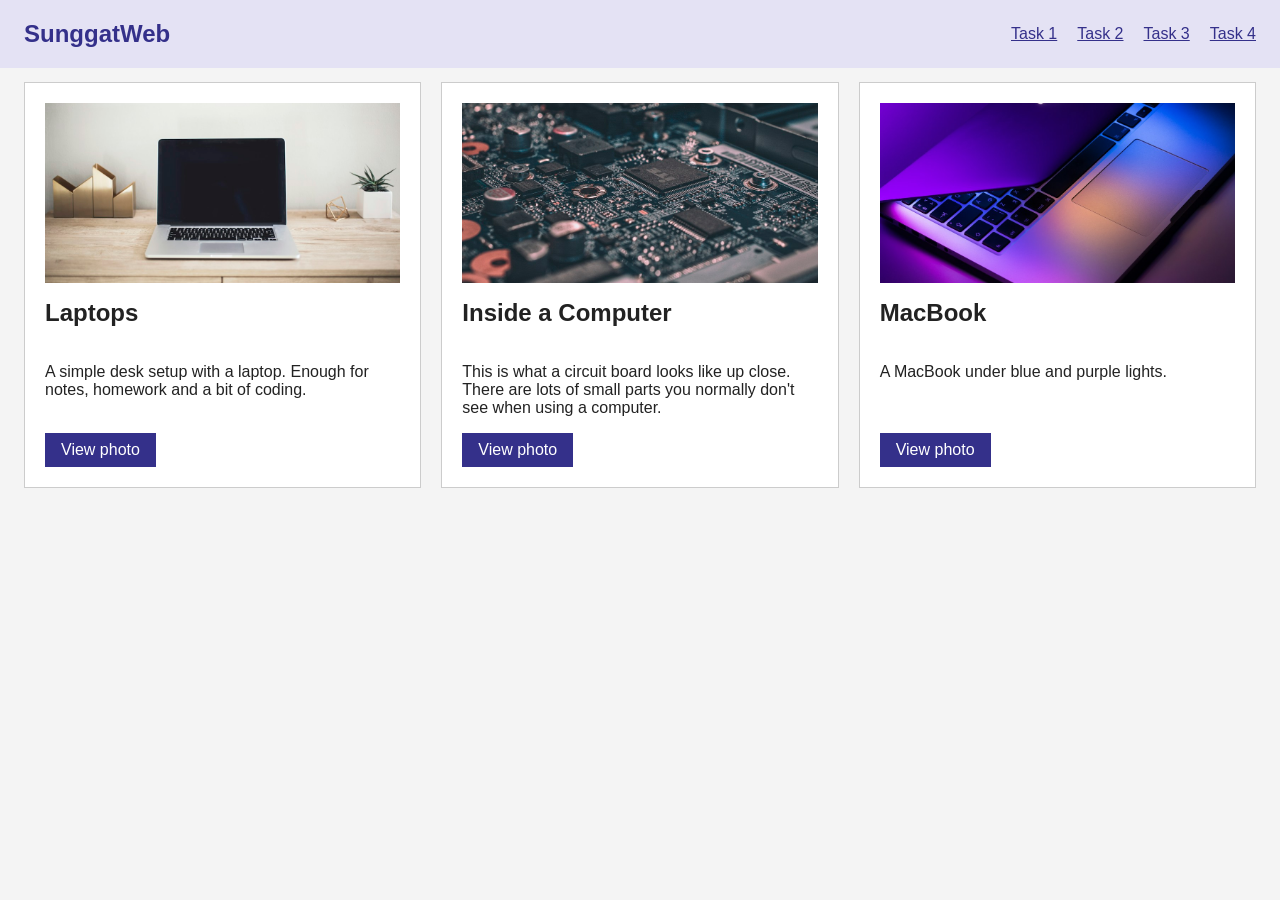
<file: index.html>
<!DOCTYPE html>
<html lang="en">
<head>
    <meta charset="UTF-8">
    <meta name="viewport" content="width=device-width, initial-scale=1.0">
    <title>Flexbox | Assignment 2</title>
    <link rel="stylesheet" href="index.css">
</head>
<body>
    <header class="navbar">
        <a class="logo" href="index.html">SunggatWeb</a>
        <nav>
            <a href="index.html">Task 1</a>
            <a href="task2.html">Task 2</a>
            <a href="task3.html">Task 3</a>
            <a href="task4.html">Task 4</a>
        </nav>
    </header>

    <main>
        <h1>Part 1. Flexbox</h1>
        <div class="cards">
            <article class="card">
                <img src="images/photo-1.jpg" alt="Laptop on a wooden desk">
                <h2>Laptops</h2>
                <p>A simple desk setup with a laptop. Enough for notes, homework and a bit of coding.</p>
                <a class="button" href="images/photo-1.jpg">View photo</a>
            </article>
            <article class="card">
                <img src="images/photo-2.jpg" alt="Close-up of a computer circuit board">
                <h2>Inside a Computer</h2>
                <p>This is what a circuit board looks like up close. There are lots of small parts you normally don't see when using a computer.</p>
                <a class="button" href="images/photo-2.jpg">View photo</a>
            </article>
            <article class="card">
                <img src="images/photo-3.jpg" alt="MacBook under blue and purple lights">
                <h2>MacBook</h2>
                <p>A MacBook under blue and purple lights.</p>
                <a class="button" href="images/photo-3.jpg">View photo</a>
            </article>
        </div>
    </main>
</body>
</html>
</file>
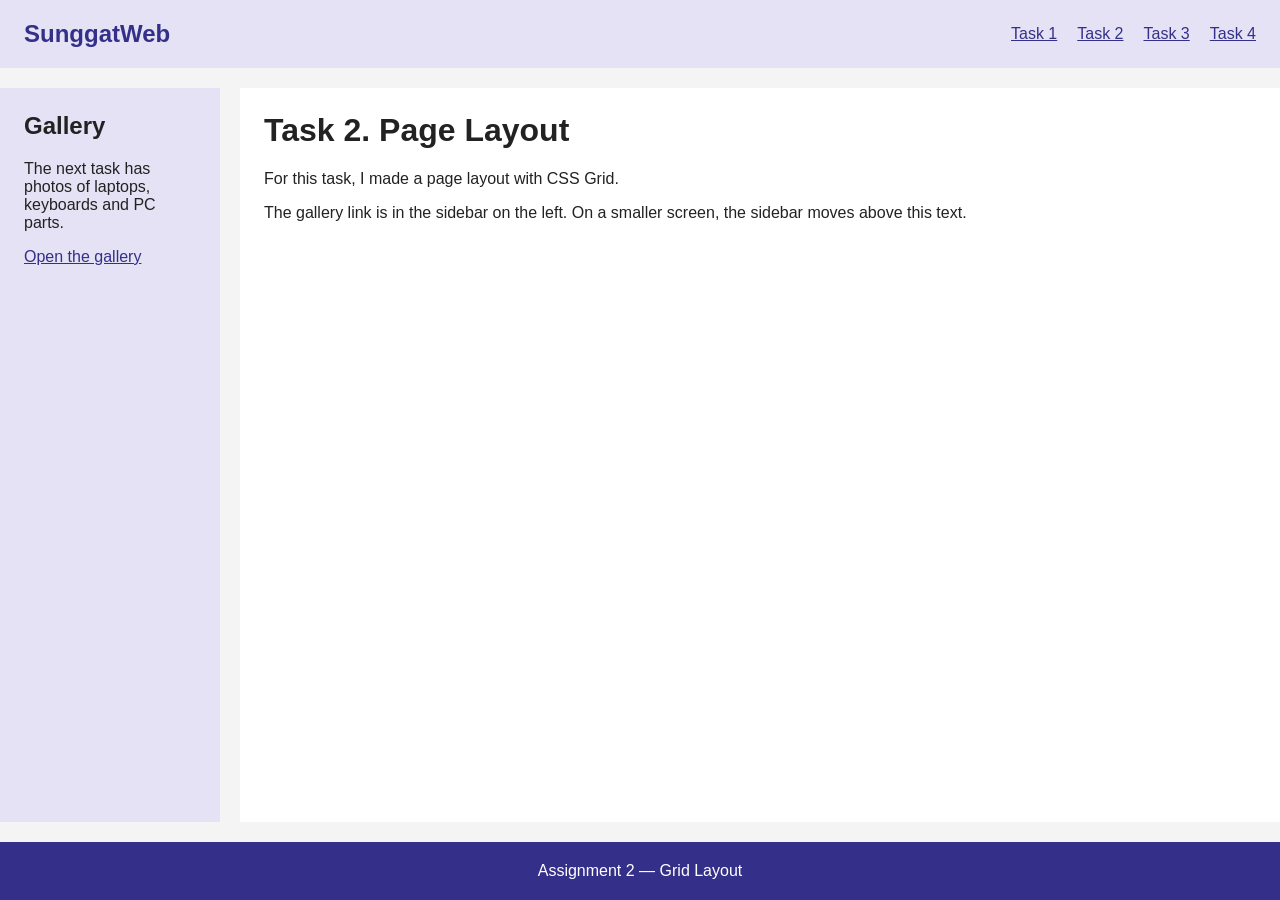
<file: task2.html>
<!DOCTYPE html>
<html lang="en">
<head>
    <meta charset="UTF-8">
    <meta name="viewport" content="width=device-width, initial-scale=1.0">
    <title>Grid Layout | Assignment 2</title>
    <link rel="stylesheet" href="task2.css">
</head>
<body class="layout">
    <header class="navbar">
        <a class="logo" href="index.html">SunggatWeb</a>
        <nav>
            <a href="index.html">Task 1</a>
            <a href="task2.html">Task 2</a>
            <a href="task3.html">Task 3</a>
            <a href="task4.html">Task 4</a>
        </nav>
    </header>

    <aside>
        <h2>Gallery</h2>
        <p>The next task has photos of laptops, keyboards and PC parts.</p>
        <a href="task3.html">Open the gallery</a>
    </aside>

    <main>
        <h1>Task 2. Page Layout</h1>
        <p>For this task, I made a page layout with CSS Grid.</p>
        <p>The gallery link is in the sidebar on the left. On a smaller screen, the sidebar moves above this text.</p>
    </main>

    <footer>Assignment 2 — Grid Layout</footer>
</body>
</html>
</file>
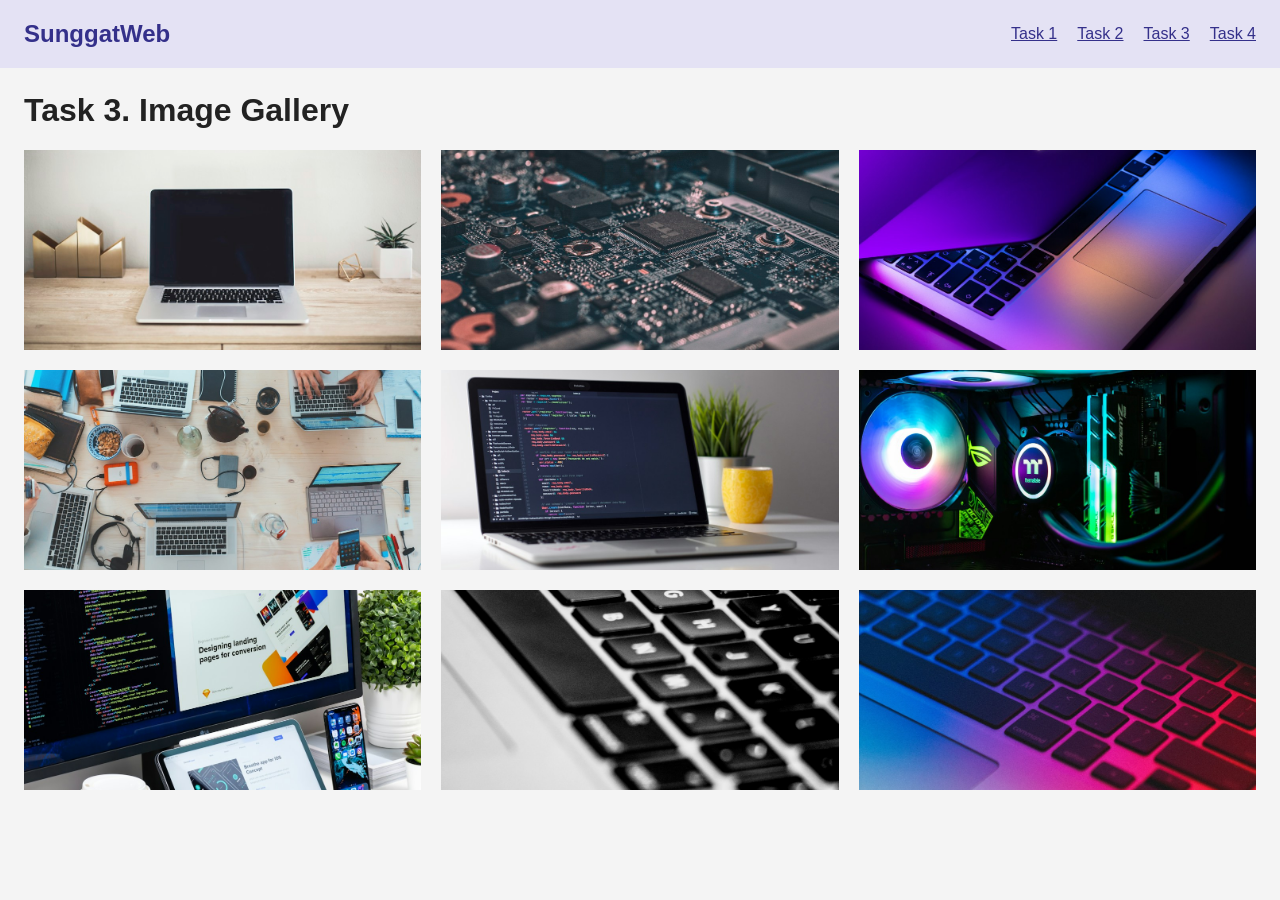
<file: task3.html>
<!DOCTYPE html>
<html lang="en">
<head>
    <meta charset="UTF-8">
    <meta name="viewport" content="width=device-width, initial-scale=1.0">
    <title>Gallery | Assignment 2</title>
    <link rel="stylesheet" href="task3.css">
</head>
<body>
    <header class="navbar">
        <a class="logo" href="index.html">SunggatWeb</a>
        <nav>
            <a href="index.html">Task 1</a>
            <a href="task2.html">Task 2</a>
            <a href="task3.html">Task 3</a>
            <a href="task4.html">Task 4</a>
        </nav>
    </header>

    <main>
        <h1>Task 3. Image Gallery</h1>
        <div class="gallery">
            <img src="images/photo-1.jpg" alt="Laptop on a wooden desk">
            <img src="images/photo-2.jpg" alt="Close-up of a computer circuit board">
            <img src="images/photo-3.jpg" alt="MacBook under blue and purple lights">
            <img src="images/photo-4.jpg" alt="Team working with laptops around a shared desk">
            <img src="images/photo-5.jpg" alt="Laptop with code on the screen">
            <img src="images/photo-6.jpg" alt="Inside a PC with RGB fans">
            <img src="images/photo-7.jpg" alt="Desk with a monitor, tablet and phone">
            <img src="images/photo-8.jpg" alt="Black and white close-up of a laptop keyboard">
            <img src="images/photo-9.jpg" alt="Keyboard under blue and pink lights">
        </div>
    </main>
</body>
</html>
</file>
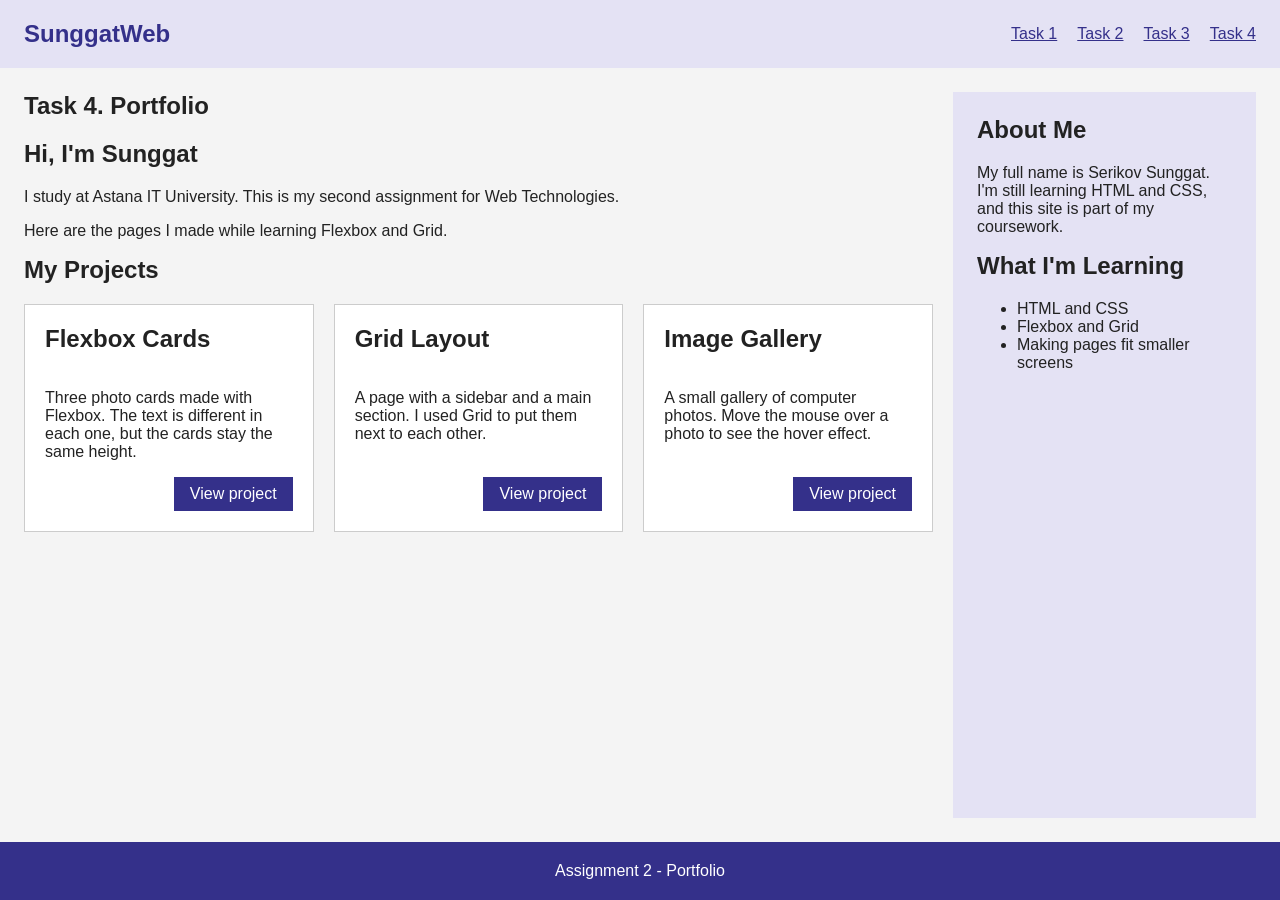
<file: task4.html>
<!DOCTYPE html>
<html lang="en">
<head>
    <meta charset="UTF-8">
    <meta name="viewport" content="width=device-width, initial-scale=1.0">
    <title>Serikov Sunggat | Portfolio</title>
    <link rel="stylesheet" href="task4.css">
</head>
<body>
    <header class="navbar">
        <a class="logo" href="index.html">SunggatWeb</a>
        <nav>
            <a href="index.html">Task 1</a>
            <a href="task2.html">Task 2</a>
            <a href="task3.html">Task 3</a>
            <a href="task4.html">Task 4</a>
        </nav>
    </header>

    <main class="portfolio">
        <section>
            <h1>Task 4. Portfolio</h1>
            <h2>Hi, I'm Sunggat</h2>
            <p>I study at Astana IT University. This is my second assignment for Web Technologies.</p>
            <p>Here are the pages I made while learning Flexbox and Grid.</p>
            <h2>My Projects</h2>
            <div class="cards">
                <article class="card">
                    <h2>Flexbox Cards</h2>
                    <p>Three photo cards made with Flexbox. The text is different in each one, but the cards stay the same height.</p>
                    <a class="button" href="index.html">View project</a>
                </article>
                <article class="card">
                    <h2>Grid Layout</h2>
                    <p>A page with a sidebar and a main section. I used Grid to put them next to each other.</p>
                    <a class="button" href="task2.html">View project</a>
                </article>
                <article class="card">
                    <h2>Image Gallery</h2>
                    <p>A small gallery of computer photos. Move the mouse over a photo to see the hover effect.</p>
                    <a class="button" href="task3.html">View project</a>
                </article>
            </div>
        </section>

        <aside>
            <h2>About Me</h2>
            <p>My full name is Serikov Sunggat. I'm still learning HTML and CSS, and this site is part of my coursework.</p>
            <h2>What I'm Learning</h2>
            <ul>
                <li>HTML and CSS</li>
                <li>Flexbox and Grid</li>
                <li>Making pages fit smaller screens</li>
            </ul>
        </aside>
    </main>

    <footer>Assignment 2 - Portfolio</footer>
</body>
</html>
</file>
<file: index.css>
body {
    display: flex;
    flex-direction: column;
    min-height: 100vh;
    margin: 0;
    font-family: Arial, sans-serif;

    color: #222;
    background: #f4f4f4;
}

a {
    color: #34308a;
}

h1, h2 {
    margin-top: 0;
}

main {
    flex-grow: 1;
    padding: 24px;
}

.navbar {
    display: flex;
    position: fixed;
    top: 0;
    left: 0;
    right: 0;
    justify-content: space-between;
    align-items: center;
    flex-wrap: wrap;
    gap: 20px;
    padding: 20px 24px;
    background: #e4e2f4;
}

.logo {
    font-size: 24px;
    font-weight: bold;
    text-decoration: none;
}

nav {
    display: flex;
    flex-wrap: wrap;
    gap: 20px;
}

.cards {
    display: flex;
    flex-wrap: wrap;
    gap: 20px;
}

.card {
    display: flex;
    flex-direction: column;
    flex: 1 1 220px;
    min-width: 0;
    padding: 20px;
    background: white;
    border: 1px solid #ccc;
}

.card img {
    width: 100%;
    height: 180px;
    object-fit: cover;
    margin-bottom: 16px;
}

.card p {
    flex-grow: 1;
}

.card:hover {
    box-shadow: 0 4px 12px #0003;
}

.button {
    align-self: flex-start;
    padding: 8px 16px;
    color: white;
    background: #34308a;
    text-decoration: none;
}
</file>
<file: task2.css>
body {
    display: flex;
    flex-direction: column;
    min-height: 100vh;
    margin: 0;
    font-family: Arial, sans-serif;

    color: #222;
    background: #f4f4f4;
}

a {
    color: #34308a;
}

h1, h2 {
    margin-top: 0;
}

main {
    flex-grow: 1;
    padding: 24px;
}

.navbar {
    display: flex;
    justify-content: space-between;
    align-items: center;
    flex-wrap: wrap;
    gap: 20px;
    padding: 20px 24px;
    background: #e4e2f4;
}

.logo {
    font-size: 24px;
    font-weight: bold;
    text-decoration: none;
}

nav {
    display: flex;
    flex-wrap: wrap;
    gap: 20px;
}

.layout {
    display: grid;
    grid-template-columns: 220px 1fr;
    grid-template-rows: auto 1fr auto;
    grid-template-areas:
        "header header"
        "sidebar main"
        "footer footer";
    gap: 20px;
}

.layout header {
    grid-area: header;
}

.layout aside {
    grid-area: sidebar;
}

.layout main {
    grid-area: main;
    background: white;
}

.layout footer {
    grid-area: footer;
}

aside {
    padding: 24px;
    background: #e4e2f4;
}

footer {
    padding: 20px;
    text-align: center;
    background: #34308a;
    color: white;
}

/* Узкие экраны */
@media (max-width: 650px) {
    .layout {
        grid-template-columns: 1fr;
        grid-template-rows: auto auto 1fr auto;
        grid-template-areas:
            "header"
            "sidebar"
            "main"
            "footer";
    }
}
</file>
<file: task3.css>
body {
    display: flex;
    flex-direction: column;
    min-height: 100vh;
    margin: 0;
    font-family: Arial, sans-serif;

    color: #222;
    background: #f4f4f4;
}

a {
    color: #34308a;
}

h1, h2 {
    margin-top: 0;
}

main {
    flex-grow: 1;
    padding: 24px;
}

.navbar {
    display: flex;
    justify-content: space-between;
    align-items: center;
    flex-wrap: wrap;
    gap: 20px;
    padding: 20px 24px;
    background: #e4e2f4;
}

.logo {
    font-size: 24px;
    font-weight: bold;
    text-decoration: none;
}

nav {
    display: flex;
    flex-wrap: wrap;
    gap: 20px;
}

.gallery {
    display: grid;
    grid-template-columns: repeat(3, 1fr);
    grid-auto-rows: 200px;
    gap: 20px;
}

.gallery img {
    width: 100%;
    height: 100%;
    object-fit: cover;
}

.gallery img:hover {
    opacity: 0.7;
}


@media (max-width: 650px) {
    .gallery {
        grid-template-columns: 1fr;
    }
}
</file>
<file: task4.css>
body {
    display: flex;
    flex-direction: column;
    min-height: 100vh;
    margin: 0;
    font-family: Arial, sans-serif;

    color: #222;
    background: #f4f4f4;
}

a {
    color: #34308a;
}

h1, h2 {
    margin-top: 0;
}

main {
    flex-grow: 1;
    padding: 24px;
}

.navbar {
    display: flex;
    justify-content: space-between;
    align-items: center;
    flex-wrap: wrap;
    gap: 20px;
    padding: 20px 24px;
    background: #e4e2f4;
}

.logo {
    font-size: 24px;
    font-weight: bold;
    text-decoration: none;
}

nav {
    display: flex;
    flex-wrap: wrap;
    gap: 20px;
}

.cards {
    display: flex;
    flex-wrap: wrap;
    gap: 20px;
}

.card {
    display: flex;
    flex-direction: column;
    flex: 1 1 220px;
    min-width: 0;
    padding: 20px;
    background: white;
    border: 1px solid #ccc;
}

.card p {
    flex-grow: 1;
}

.card:hover {
    box-shadow: 0 4px 12px #0003;
}

.button {
    align-self: flex-end;
    padding: 8px 16px;
    color: white;
    background: #34308a;
    text-decoration: none;
}

aside {
    padding: 24px;
    background: #e4e2f4;
}

footer {
    padding: 20px;
    text-align: center;
    background: #34308a;
    color: white;
}

.portfolio {
    display: grid;
    grid-template-columns: 3fr 1fr;
    gap: 20px;
}


@media (max-width: 650px) {
    .portfolio {
        grid-template-columns: 1fr;
    }
}
</file>
